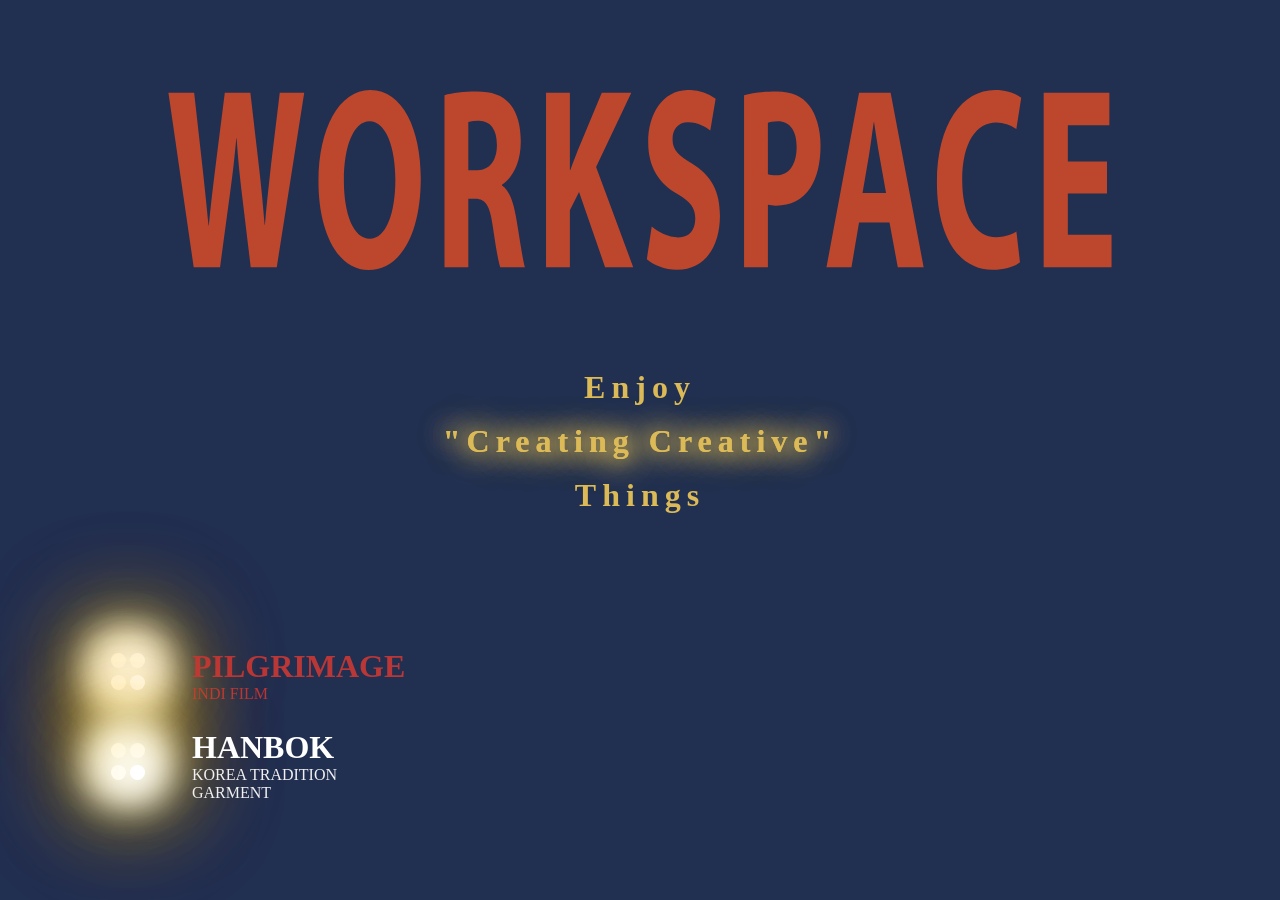
<file: index.html>
<!DOCTYPE html>
<html lang="en">

<head>
  <meta charset="UTF-8">
  <meta http-equiv="X-UA-Compatible" content="IE=edge">
  <meta name="viewport" content="width=device-width, initial-scale=1.0">
  <link rel="stylesheet" href="/css/indexCss.css">
  <title>Document</title>
</head>

<body>
  <div id="root">

    <div id="title">
      <img src="/image/landingPage/Untitled-1.svg" style="width: 80vw; height :20vh;" alt="">
    </div>

    <div id="subTitle">
      <p>Enjoy</p>
      <p>"Creating Creative"</p>
      <p>"Creating Creative"</p>
      <p>Things</p>
    </div>

    <div id="footer">
      <div>
        <div id="pilgrimageBox">
          <div>
            <div id="lightGroup">
              <div>
                <div></div>
                <div></div>
              </div>
              <div>
                <div></div>
                <div></div>
              </div>
            </div>
          </div>
          <div>
            <a href="http://127.0.0.1:5500/pilgrimage.html" style="text-decoration : none; color: #BA3737;">
              <p>PILGRIMAGE</p>
            </a>
            <p>INDI FILM</p>
          </div>
        </div>
        <div id="hanbokBox">
          <div>
            <div id="lightGroup_hanbok">
              <div>
                <div></div>
                <div></div>
              </div>
              <div>
                <div></div>
                <div></div>
              </div>
            </div>
          </div>
          <div>
            <a href="http://127.0.0.1:5500/hanbok.html" style="text-decoration : none; color: #fff;">
              <p>HANBOK</p>
            </a>
            <p>KOREA TRADITION GARMENT</p>
          </div>
        </div>
      </div>
    </div>
  </div>
</body>

</html>
</file>
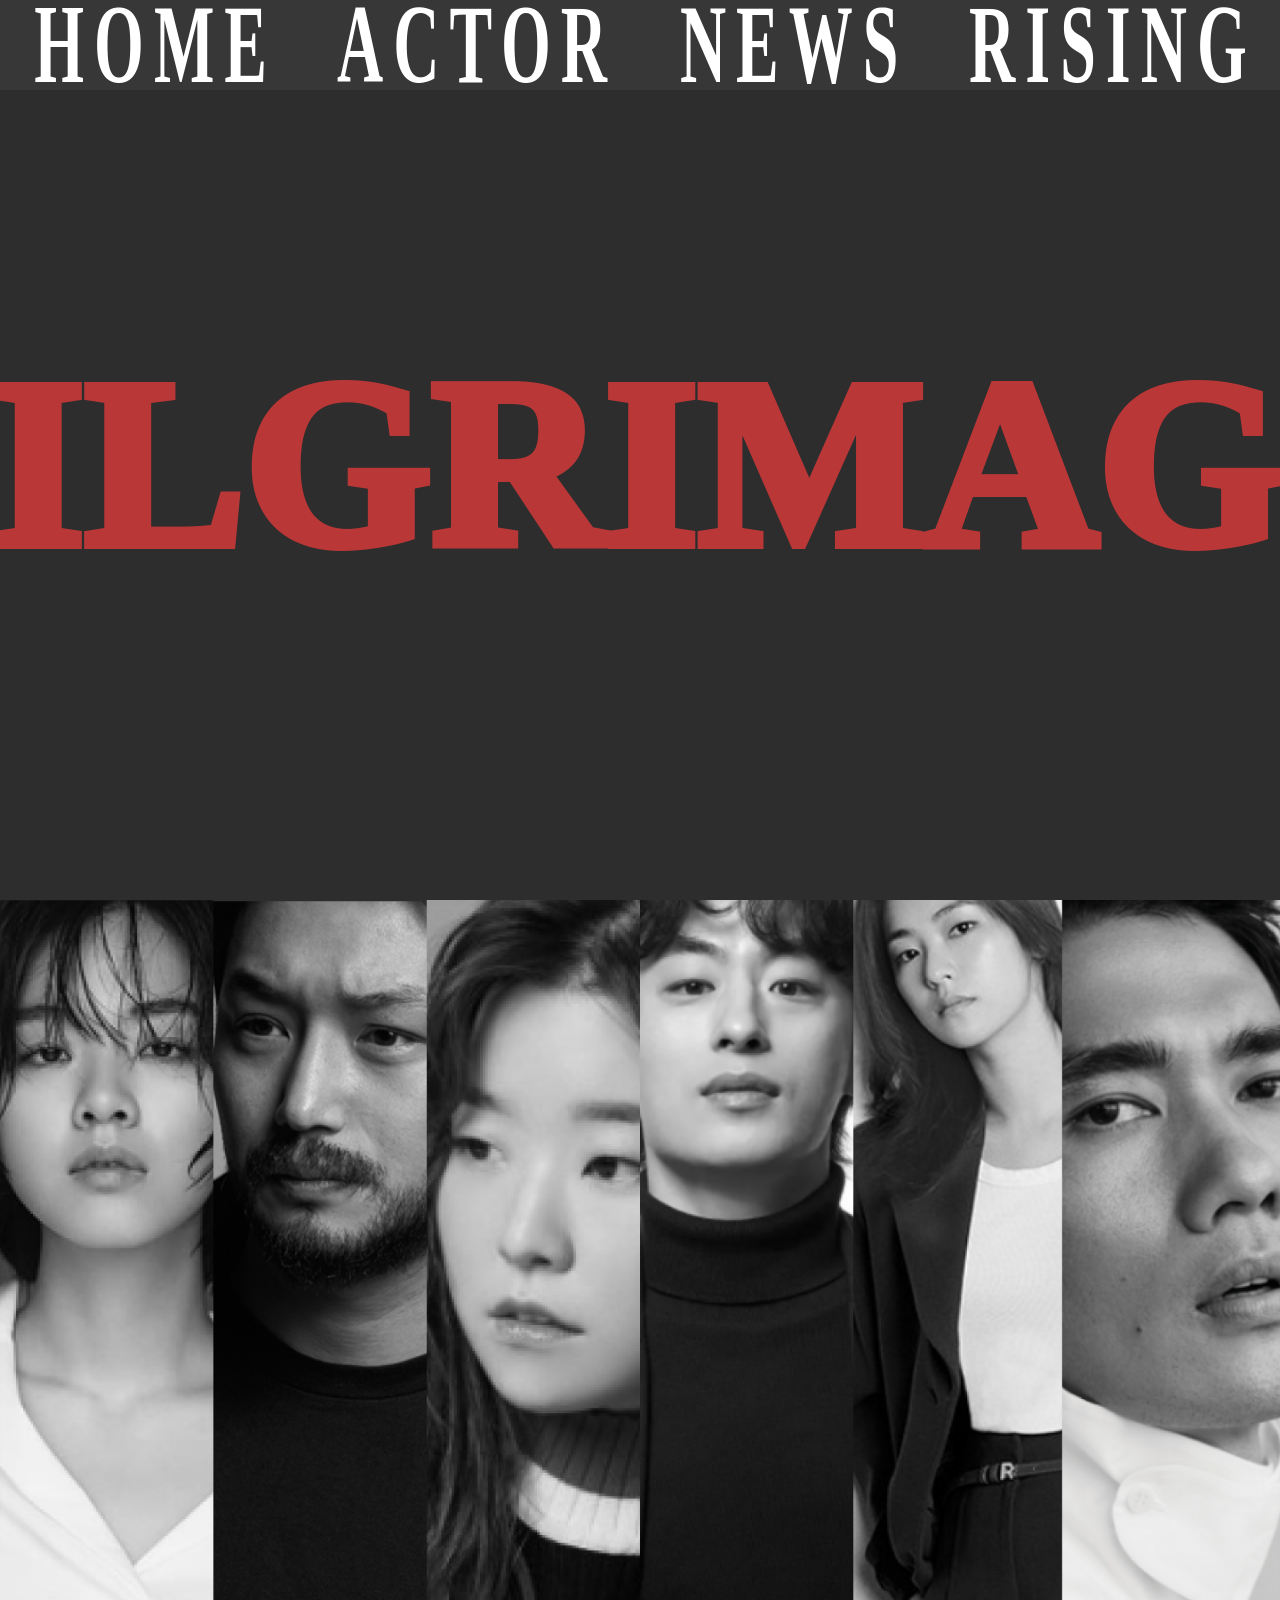
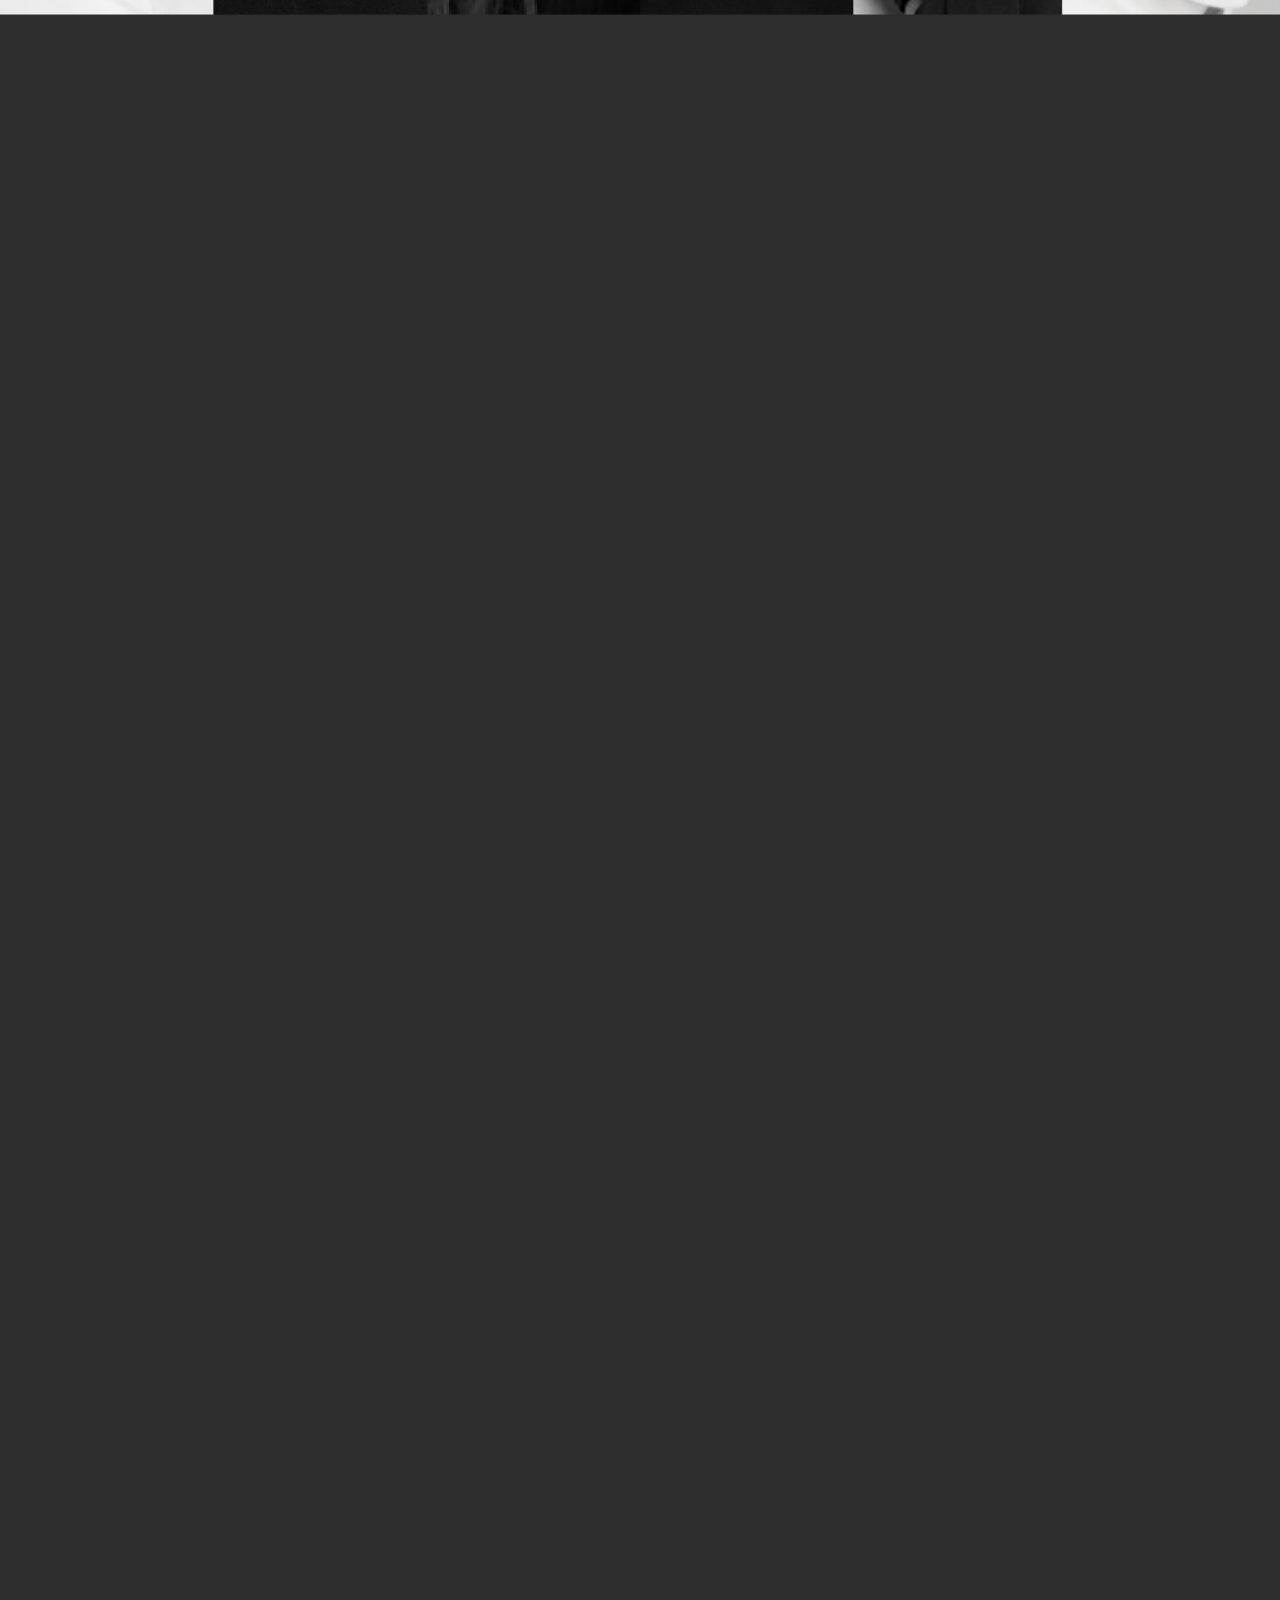
<file: pilgrimage.html>
<!DOCTYPE html>
<html lang="en">

<head>
  <meta charset="UTF-8">
  <meta http-equiv="X-UA-Compatible" content="IE=edge">
  <meta name="viewport" content="width=device-width, initial-scale=1.0">
  <link rel="stylesheet" href="/css/pilgrimagePgae/pilgrimagePage.css">
  <title>Document</title>
</head>

<body>
  <div id="main">
    <div>
      <span id="titleText">PILGRIMAGE</span>
    </div>

    <nav>
      <ul>
        <a href="http://127.0.0.1:5500/index.html"
          style="color: #fff; font-size: 2rem; font-weight: 800; letter-spacing: 5px; text-decoration: none; transform: scale(2, 3.5);">
          <li>HOME</li>
        </a>
        <a href="#pilgrimage_main"
          style="color: #fff; font-size: 2rem; font-weight: 800; letter-spacing: 5px; text-decoration: none; transform: scale(2, 3.5);">
          <li>ACTOR</li>
        </a>
        <a href="#newContainer"
          style="color: #fff; font-size: 2rem; font-weight: 800; letter-spacing: 5px; text-decoration: none; transform: scale(2, 3.5);">
          <li>NEWS</li>
        </a>
        <a href="#pilgrimage_rising"
          style="color: #fff; font-size: 2rem; font-weight: 800; letter-spacing: 5px; text-decoration: none; transform: scale(2, 3.5);">
          <li>RISING</li>
        </a>
      </ul>
    </nav>
  </div>

  <div id="background">
    <div id="pilgrimage_main">
      <img src="/image/pilgrimagePage/actors.svg">

    </div>

    <div id="actorTextBox" class="container">
      <div>
        <span>ACTOR</span>
      </div>
      <div>
        <span>LEE JOOYOUNG</span>
        <span>BYUN YOHAN</span>
        <span>LEE MINJI</span>
        <span>GU GYOHWAN</span>
        <span>JEON YEOBIN</span>
        <span>UM TAEGU</span>
      </div>
    </div>

    <div id="pilgrimage_pageTwo">
      <div>
        <div id="imageBox" class="container">
          <img src="/image/pilgrimagePage/pilgrimage_pageTwo_mobile1.svg" alt="">
          <img src="/image/pilgrimagePage/pilgrimage_pageTwo_mobile2.svg" alt="">
        </div>
        <div id="imageDescription" class="container">
          <p>
            Pilgrimage의 사전적 의미는 성지순례라는 뜻으로 인터넷에서 미래를 정확하게 예측한 게시물이나 성공할 줄 몰랐으나 예상을 깨고 큰 성공을 거둔 인물 또는 무언가를 다시 찾아보는 의미로도
            쓰입니다.
            위의 의미로 독립영화에서부터 커리어를 쌓고 주목을 받아 지금의 네임벨류를 얻은 배우들의 필모그래피를 따라 국내외 영화제에서 주목을 받았지만 대중들에게 잘 알려지지 않은 독립영화들을 소개합니다.
            Filgrimage는 독립영화가 낯선 사용자들의 진입장벽을 낮추기 위해 독립영화에서부터 차근차근 커리어를 쌓으며 주목을 받아 현재의 네임벨류를 얻게된 배우들의 필모그래피를 중심으로 소개해서
            스타들의 과거 색다른 모습을 소개하며 사용자의 흥미를 이끌어 냅니다. 독립영화는 세련되거나 화려하지 않습니다 오히려 투박하고 B급스러운 연출과 씬들이 많습니다. 그래서 독립영화를 소개하는
            페이지들도 독립영화스러웠으면 좋겠다는 생각을 했습니다. 무엇보다 영화를 소개하는 페이지인 만큼 영화와 배우에게 초점이 맞춰져야 했습니다. 화려한 색감이나 디자인으로 시선을 분산시킨다면 사이트의
            본래 목적을 해치게 될 수 있기 때문에 영화관 같은 분위기를 내면서 이미지와 영상에 자연스럽게 집중할 수 있는 흑백을 주조색으로 정했습니다.
          </p>
        </div>
      </div>
    </div>


    <span id="indiText" class="container">INDIPENDENT FILM</span>

    <div id="newsText" class="container">
      <span>NEWS</span>
    </div>

    <div id="newContainer">
      <div class="container">
        <div>
          <p>Actor of the Year</p>
        </div>
        <div>
          <p>Aloners,2021 invited to the Otawa international Filme festival</p>
        </div>
        <div>
          <p>The apartment with Two women in Berlin</p>
        </div>
      </div>

      <div class="container">
        <div>
          <div>
            <div>
              <img src="/image/pilgrimagePage/newScreen1.svg" style="width: 15vw; border: 1px solid rgb(107, 107, 107);"
                alt="">
            </div>
            <div>
              <img src="/image/pilgrimagePage/newScreen2.svg" style="width: 15vw; border: 1px solid rgb(107, 107, 107);"
                alt="">
            </div>
          </div>

          <div>
            <div>
              <span>
                지금 주목받고 있는 독립영화와 제작되고 있는 영화 등 다양한 독립, 단편 영화 뉴스를 볼 수 있습니다. 그리고 국내 다양한 영화제 소식부터 개봉을 앞둔 볼만한 영화들의 정보를 제공합니다.
                알려지지 않았지만 해외에서 주목을 받은 독립영화들이 많이 있습니다. 작년 한 해에도 '혼자 사는 사람들', '같은 속옷을 입는 두 여자' 등의 작품이 베를린 국제 영화제, 토리노 국제
                영화제에서 상영되며 좋은 성적을 거두었습니다. 하지만 독립영화의 특성상 잘 알려지지 않고 홍보가 되지 않아 일반 대중들에게 많이 알려지지 않았습니다. NEWS페이지에서 이런 영화들을 다시
                한 번 재조명하여 더 많은 사람들에게 좋은 국내 독립영화를 홍보하는 효과를 기대할 수 있습니다.
              </span>
            </div>
          </div>
        </div>

        <div>
          <div>
            <div>

              <img src="/image/pilgrimagePage/newScreenDesktop.svg"
                style="width: 46vw; border: 1px solid rgb(107, 107, 107)" alt="">
            </div>
          </div>

          <div>

          </div>
        </div>
      </div>
    </div>



    <div>
      <div class="container">
        <span>RISING</span>
      </div>
    </div>

    <div id="pilgrimage_rising">
      <div class="container">
        <div>

          <img src="/image/pilgrimagePage/risingScreen1.svg" style="width: 20vw; " alt="">
        </div>
        <div>

          <img src="/image/pilgrimagePage/risingScreen2.svg" style="width: 20vw; border: 1px solid rgb(107, 107, 107)"
            alt="">
        </div>
        <div>

          <img src="/image/pilgrimagePage/risingScreen3.svg" style="width: 20vw; border: 1px solid rgb(107, 107, 107)"
            alt="">
        </div>
      </div>
      <div class="container">
        <div>
          <div>
            <div class="ul">
              <div class="item">
                <img src="/image/pilgrimagePage/risingscreen_desktop1.svg" style="width: 40vw; border: 1px solid #fff;"
                  alt="">
              </div>

              <div class="item">
                <img src="/image/pilgrimagePage/risingscreen_desktop2.svg" style="width: 40vw; border: 1px solid #fff;"
                  alt="">
              </div>

              <div class="item">
                <img src="/image/pilgrimagePage/risingscreen_desktop3.svg" style="width: 40vw; border: 1px solid #fff;"
                  alt="">
              </div>
            </div>

            <div>
              <div>
                <div>
                  <span id="next">next ></span>
                </div>
                <div>
                  <span id="prev">
                    < prev</span>
                  </div>
                </div>
              </div> 
            </div>
          </div>
        <div>
          <div>
            <span>
              DESKTOP
            </span>
          </div>


          <div>
            <span>
              독립영화의 새로운 주역
            </span>
          </div>
          <div>
            <span>
              국내외 영화제에서 주목을 받은 작품 속 배우들, 탁월한 연기력을 인정받아 배우 개인으로서 수상한 배우들을 소개하며 차세대 한국영화를 이끌어 갈 배우들을
              FILGRIMAGE_RISING을 통해 미리 만나볼 수 있습니다. 신인, 기성배우들 중 오랜 무명배우의 시간을 거치며 내공을 쌓아온 배우들이 많이 있습니다. 이름은
              알려지지 않았지만 그 실력만큼은 누구 못지않게 훌륭한 RISING배우들을 선정해 필모그래피를 살펴보고, 초창기 출연작부터 최근 주목받은 작품까지 사용자가 한 눈에 볼 수
              있습니다. 또한 이들의 작품들을 볼 수 있는 사이트, 플랫폼으로 연결시켜 독립영화에 대한 사용자의 접근성을 높여주고 사이트의 이름에 맞게 언젠가 이 배우들이 더욱
              성장하여 지금보다 높은 네임벨류를 얻게 되었을 때 이 페이지는 말 그대로 성지가 될 것입니다.
              </span>
            </div>
          </div>
        </div>
      </div>
    </div>
          <script src="./javascript/indexScript.js" type="module"></script>
</body>

</html>
</file>
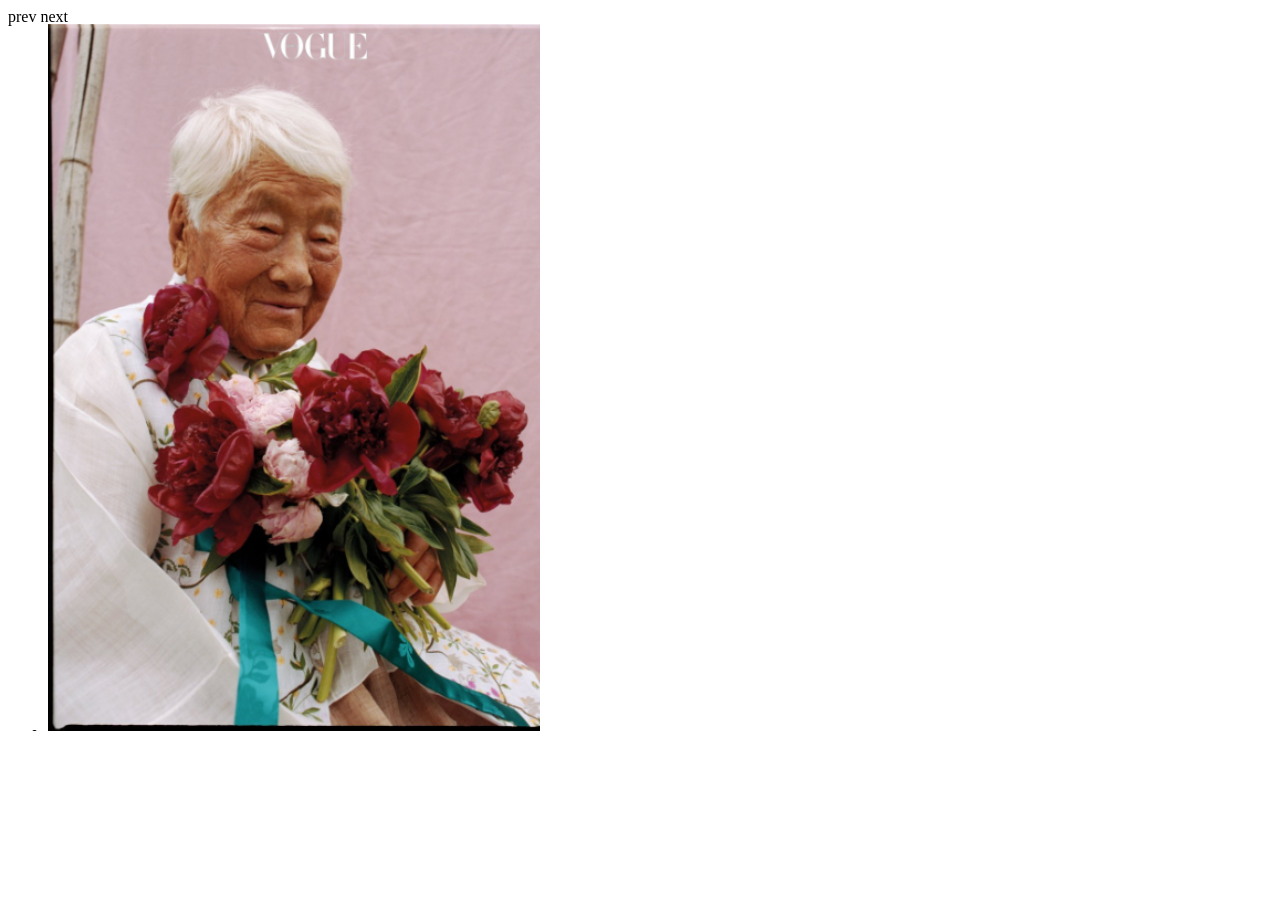
<file: test/hanbok_legacy_mainPage_slide.html>
<!DOCTYPE html>
<html lang="en">
<head>
  <meta charset="UTF-8">
  <meta http-equiv="X-UA-Compatible" content="IE=edge">
  <meta name="viewport" content="width=device-width, initial-scale=1.0">
  <title>Document</title>
  <style>
    #container{
      width: 532px;
      height: 723px;
      position: relative;
      /* margin : 50px; */
      overflow: hidden;
      
    }
    .slide{
      position: absolute;
      left: 0;
      top: 0;
      width: 2500px;
      transition: 0.5 ease-out;
      display: flex;
    }

    .slide>li{
      width: 532px;
      height: 723px;
      margin-right: 50px;
    }
  </style>
</head>
<body>
  <div id="container">
    <ul class="slide">
      <li><img src="../image/hanbok/hanbok_legacy/lega_main1.svg" alt=""></li>
      <li><img src="../image/hanbok/hanbok_legacy/lega_main2.svg" alt=""></li>
      <li><img src="../image/hanbok/hanbok_legacy/lega_main3.svg" alt=""></li>
      <li><img src="../image/hanbok/hanbok_legacy/lega_main4.svg" alt=""></li>
      <li><img src="../image/hanbok/hanbok_legacy/lega_main5.svg" alt=""></li>
      <li><img src="../image/hanbok/hanbok_legacy/lega_main6.svg" alt=""></li>
    </ul>

    <span class="prev">prev</span>
    <span class="next">next</span>

  </div>

  <script src="./hanbok_legacy_mainPage_slide.js"></script>
</body>
</html>
</file>
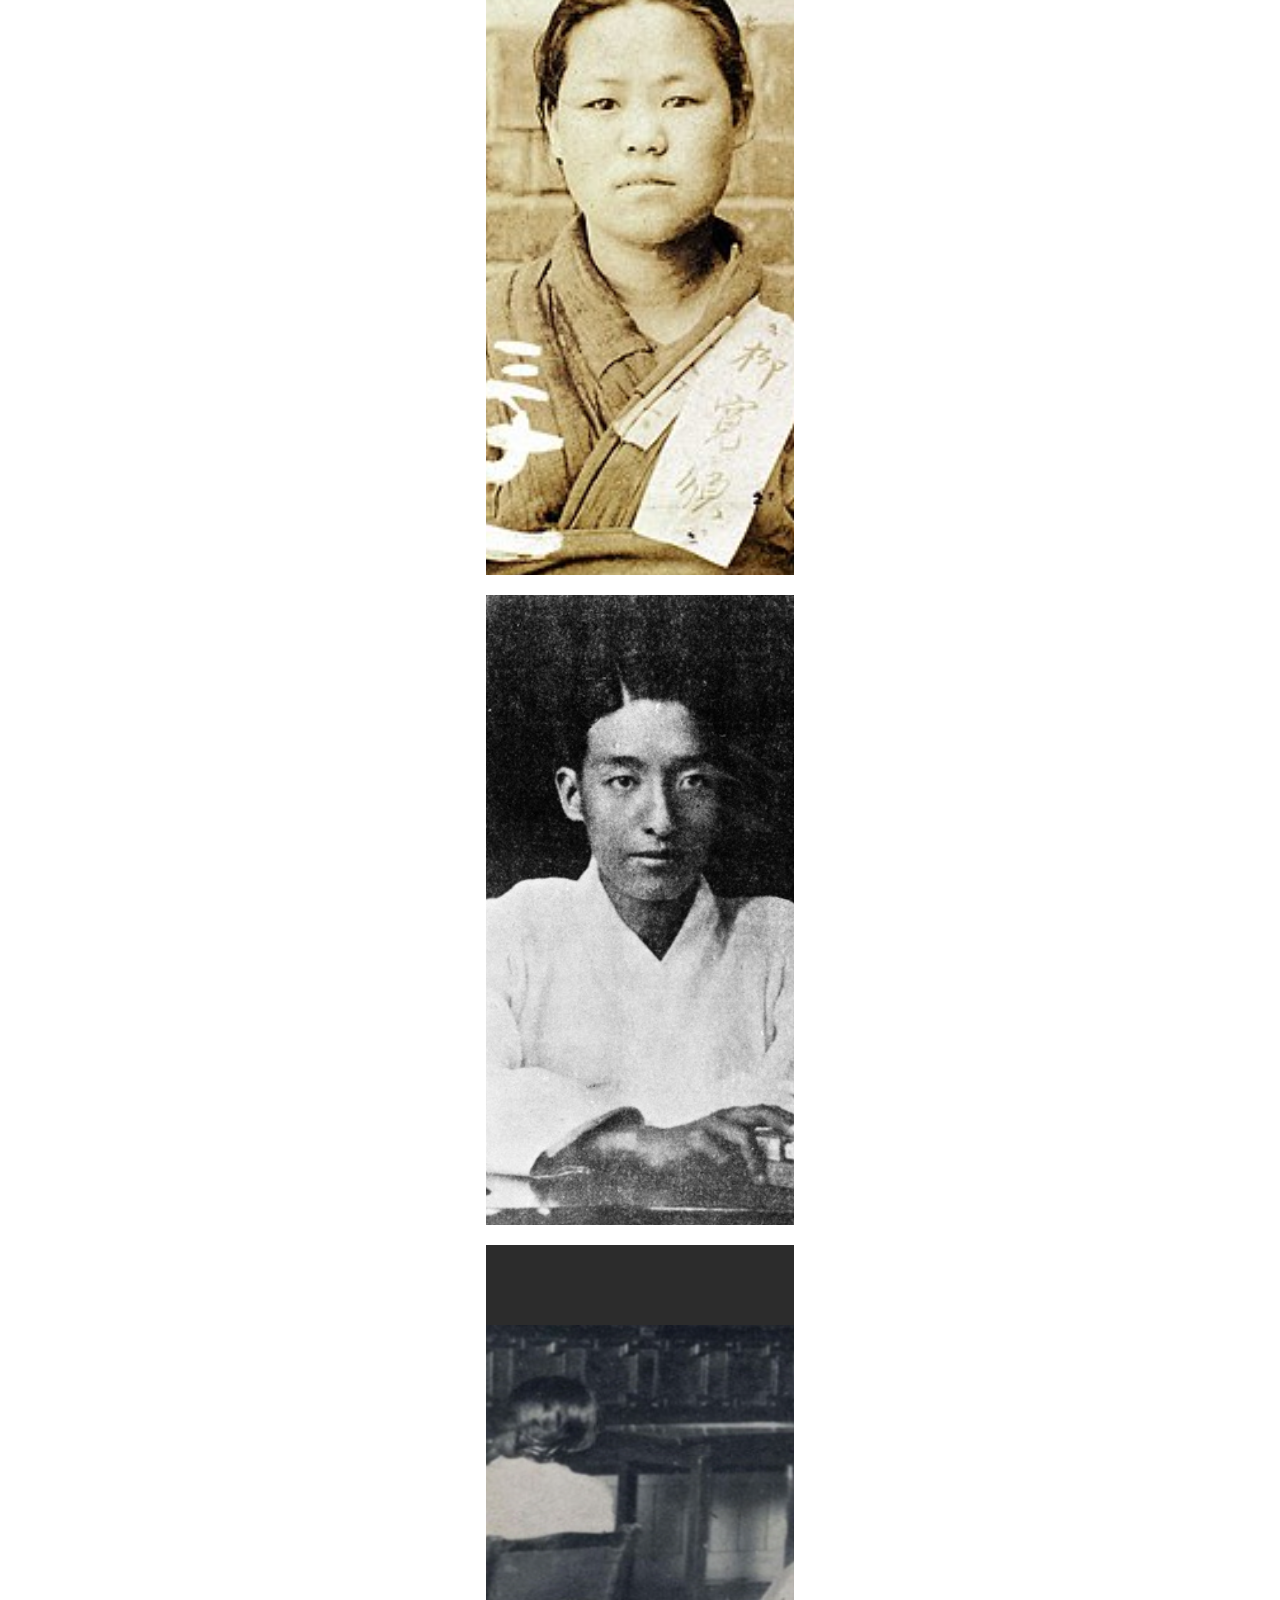
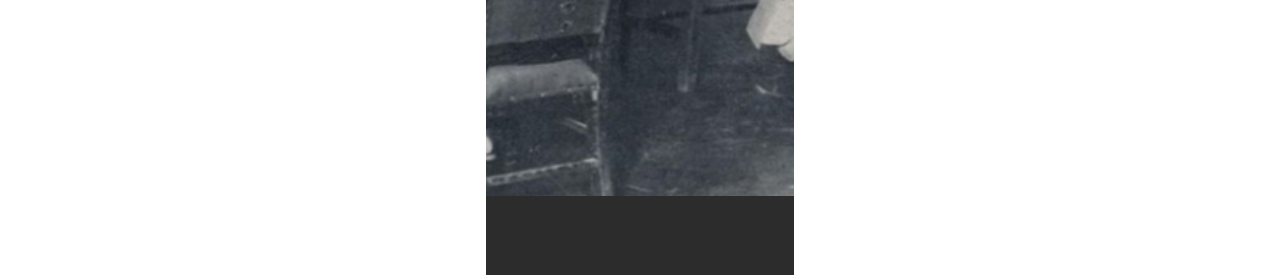
<file: functions/hanbok_legacy_mouseoverEvent/hanbok_legacy_mouseoverEvent.html>
<!DOCTYPE html>
<html lang="en">

<head>
  <meta charset="UTF-8">
  <meta http-equiv="X-UA-Compatible" content="IE=edge">
  <meta name="viewport" content="width=device-width, initial-scale=1.0">
  <title>Document</title>
  <style>
    * {
      margin: 0;
      padding: 0;
      box-sizing: border-box;
    }

    .text {
      position: absolute;
      bottom: -8vh;
      display: flex;
      flex-direction: column;
      top: 50vh;
      color: #fff;
      mix-blend-mode: difference;
      opacity: 0;
    }

    #root {
      width: 100vw;
      height: 200vh;
      background-color: #fff;
      display: flex;
      justify-content: center;
      align-items: center;
      flex-direction: column;
      font-size: 3rem;
    }

    .container {
      margin-top: 20px;
      width: 24vw;
      height: 70vh;
      background-color: rgb(146, 146, 146);
      display: flex;
      flex-direction: column;
      justify-content: center;
      align-items: center;
    }

    .frame {
      width: 24vw;
      height: 70vh;
      background-color: rgb(44, 44, 44);
      display: flex;
      flex-direction: column;
      justify-content: center;
      align-items: center;
      position: relative;
      overflow: hidden;
    }
  </style>
</head>

<body>
  <div id="root">

    <div class="container">
      <div class="frame">
        <img src="/image/hanbok/hanbok_legacy/yugwansun.svg" id="photo">
      </div>
      <div>
        <span class="text" id="nameText">Yu Gwansun</span>
      </div>
    </div>

    <div class="container">
      <div class="frame">
        <img src="/image/hanbok/hanbok_legacy/parkjaehyeok.svg" id="photo">
      </div>
      <div>
        <span class="text" id="nameText">Yu Gwansun</span>
      </div>
    </div>
    
    <div class="container">
      <div class="frame">
        <img src="/image/hanbok/hanbok_legacy/parkyeol.svg" id="photo">
      </div>
      <div>
        <span class="text" id="nameText">Yu Gwansun</span>
      </div>
    </div>
  </div>

  <script src="./hanbok_legacy_mouseoverEvent.js"></script>
</body>

</html>
</file>
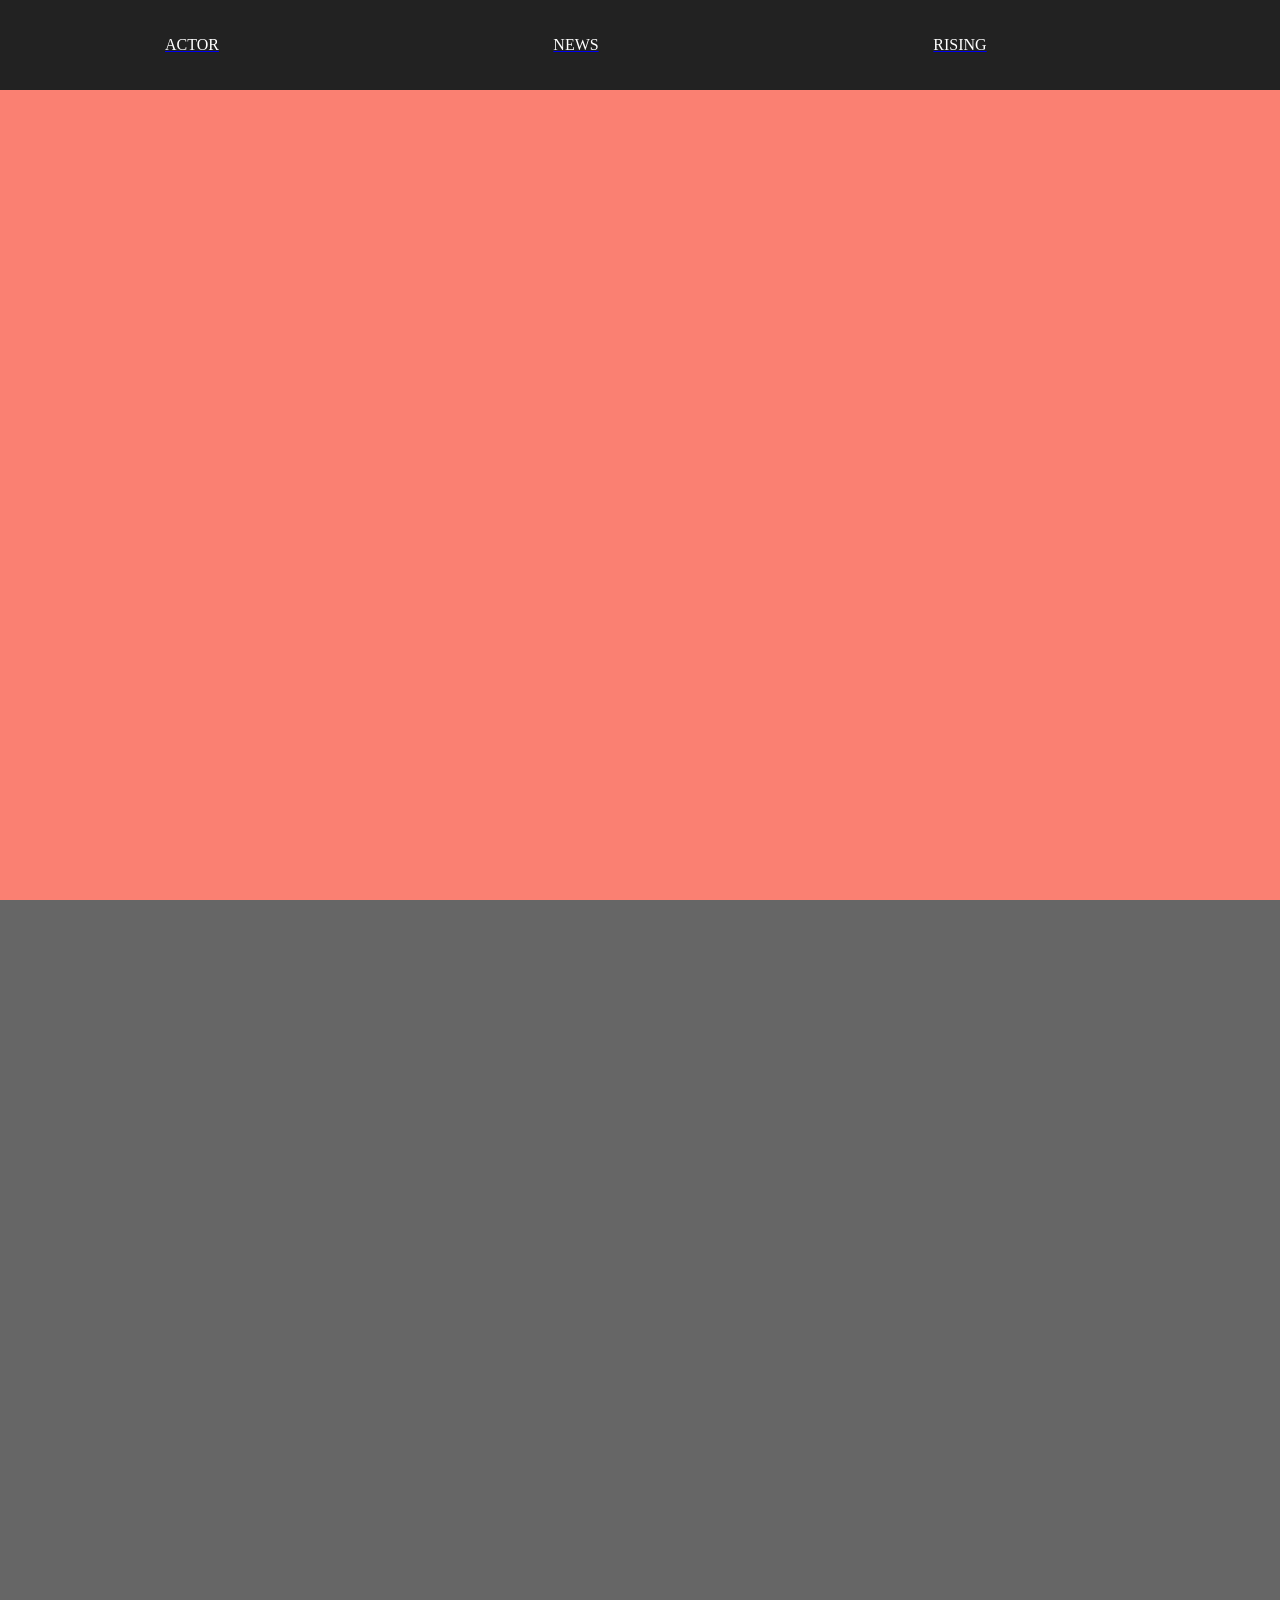
<file: functions/pilgrimage-navigation-function/navi.html>
<!DOCTYPE html>
<html lang="en">
<head>
  <meta charset="UTF-8">
  <meta http-equiv="X-UA-Compatible" content="IE=edge">
  <meta name="viewport" content="width=device-width, initial-scale=1.0">
  <title>Document</title>
  <style>
    *{margin: 0; padding: 0; box-sizing: border-box;}

  </style>
</head>
<body>
  <div id="root"></div>


  <script>
    const root = document.getElementById('root');

    root.style.width = '100vw';
    root.style.height = '350vh';
    root.style.backgroundColor = '#ccc'

    root.innerHTML =  `

    <ul>
      <a href = '#sectionOne'>
        <li>ACTOR</li>
      </a>
      <a href = '#sectionTwo'>
      <li>NEWS</li>
    </a>
      <a href = '#sectionThree'>
      <li>RISING</li>
    </a>

    </ul>

    <div>
      <span></span>
    </div>
    <div></div>
    <div></div>
`
    const ul = document.querySelector('ul');
    const li = document.querySelectorAll('li');
    ul.style.width = '100vw';
    ul.style.height = '10vh';
    ul.style.backgroundColor = '#222';
    ul.style.display = 'flex'
    ul.style.position = 'fixed'

    const item = Array.from(li);
    // console.log(Array.isArray(item));
    
    
    item.forEach(function(elem){
      elem.style.color = '#fff';
      elem.style.width = '30vw';
      elem.style.height = '10vh';
      elem.style.display = 'flex';
      elem.style.justifyContent = 'center';
      elem.style.alignItems = 'center';
    });



    const div = document.querySelectorAll('div');
    // console.log(div);
    div[1].id = 'sectionOne';
    div[2].id = 'sectionTwo';
    div[3].id = 'sectionThree';

    div[1].style.width = '100vw';
    div[1].style.height = '100vh';
    div[1].style.backgroundColor = 'salmon';
    
    div[2].style.width = '100vw';
    div[2].style.height = '100vh';
    div[2].style.backgroundColor = '#666';

    div[3].style.width = '100vw';
    div[3].style.height = '100vh';
    div[3].style.backgroundColor = '#lightblue';


    document.querySelectorAll('a[href^="#"]').forEach(anchor => {
    anchor.addEventListener('click', function (e) {
      e.preventDefault();
      document.querySelector(this.getAttribute('href')).scrollIntoView({
          behavior: 'smooth'
      }); 
  });
});
const sectionOne = document.getElementById('sectionOne');
const sectionTwo = document.getElementById('sectionTwo');
const sectionThree = document.getElementById('sectionThree');

// console.log(sectionOne);

sectionTwo.style.display = 'flex';
sectionTwo.style.justifyContent ='center';
sectionTwo.style.alignItems ='center';
sectionThree.style.display = 'flex';
sectionThree.style.justifyContent ='center';
sectionThree.style.alignItems ='center';

const span = document.querySelector('span');

span.style.fontSize = '3rem';
span.style.position = 'fixed';
span.style.top = '20vh';

// ----------------------스크롤에 따른 엘리먼트 생성---------------------------------------------------------------

// let posY = window.pageYOffset;

// const screenOne = document.createElement('div');


// screenOne.style.width = '20vw';
// screenOne.style.height = '20vh';
// screenOne.style.backgroundColor = 'black';
// screenOne.style.transition = '1s';





// window.addEventListener('wheel', (e)=>{
// console.log(e);

//   span.textContent = window.pageYOffset;
// if(posY <= 0){
//   posY = 0
// }
// if(posY >= 2400){
//   posY = 2400
// }
//   // if(e.deltaY > 0 && posY >= 500){
//   //   sectionTwo.appendChild(screenOne);
//   // }
// })



// window.addEventListener('wheel', ()=>{
//   if(e.deltaY > 0 && window.pageYOffset >= 500){
//     sectionTwo.appendChild(screenOne);
//   }
// })


  </script>
</body>
</html>
</file>
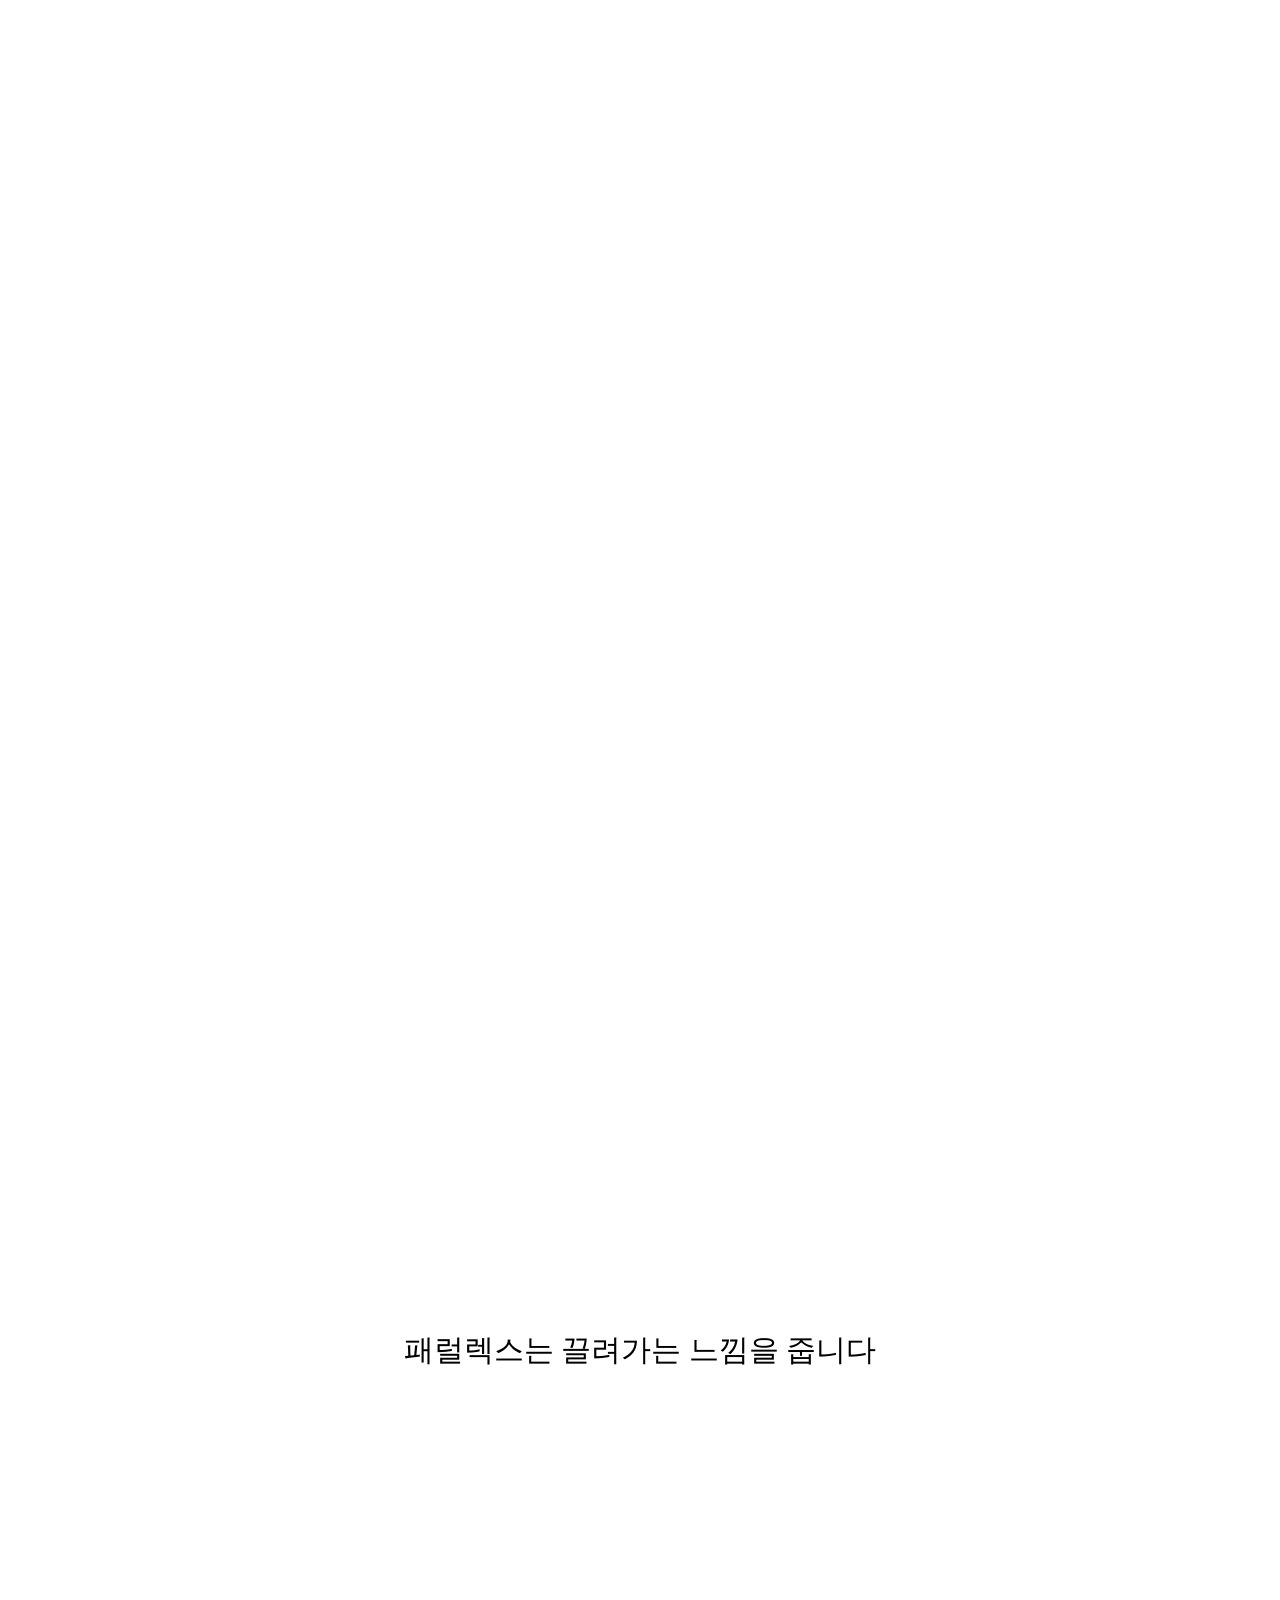
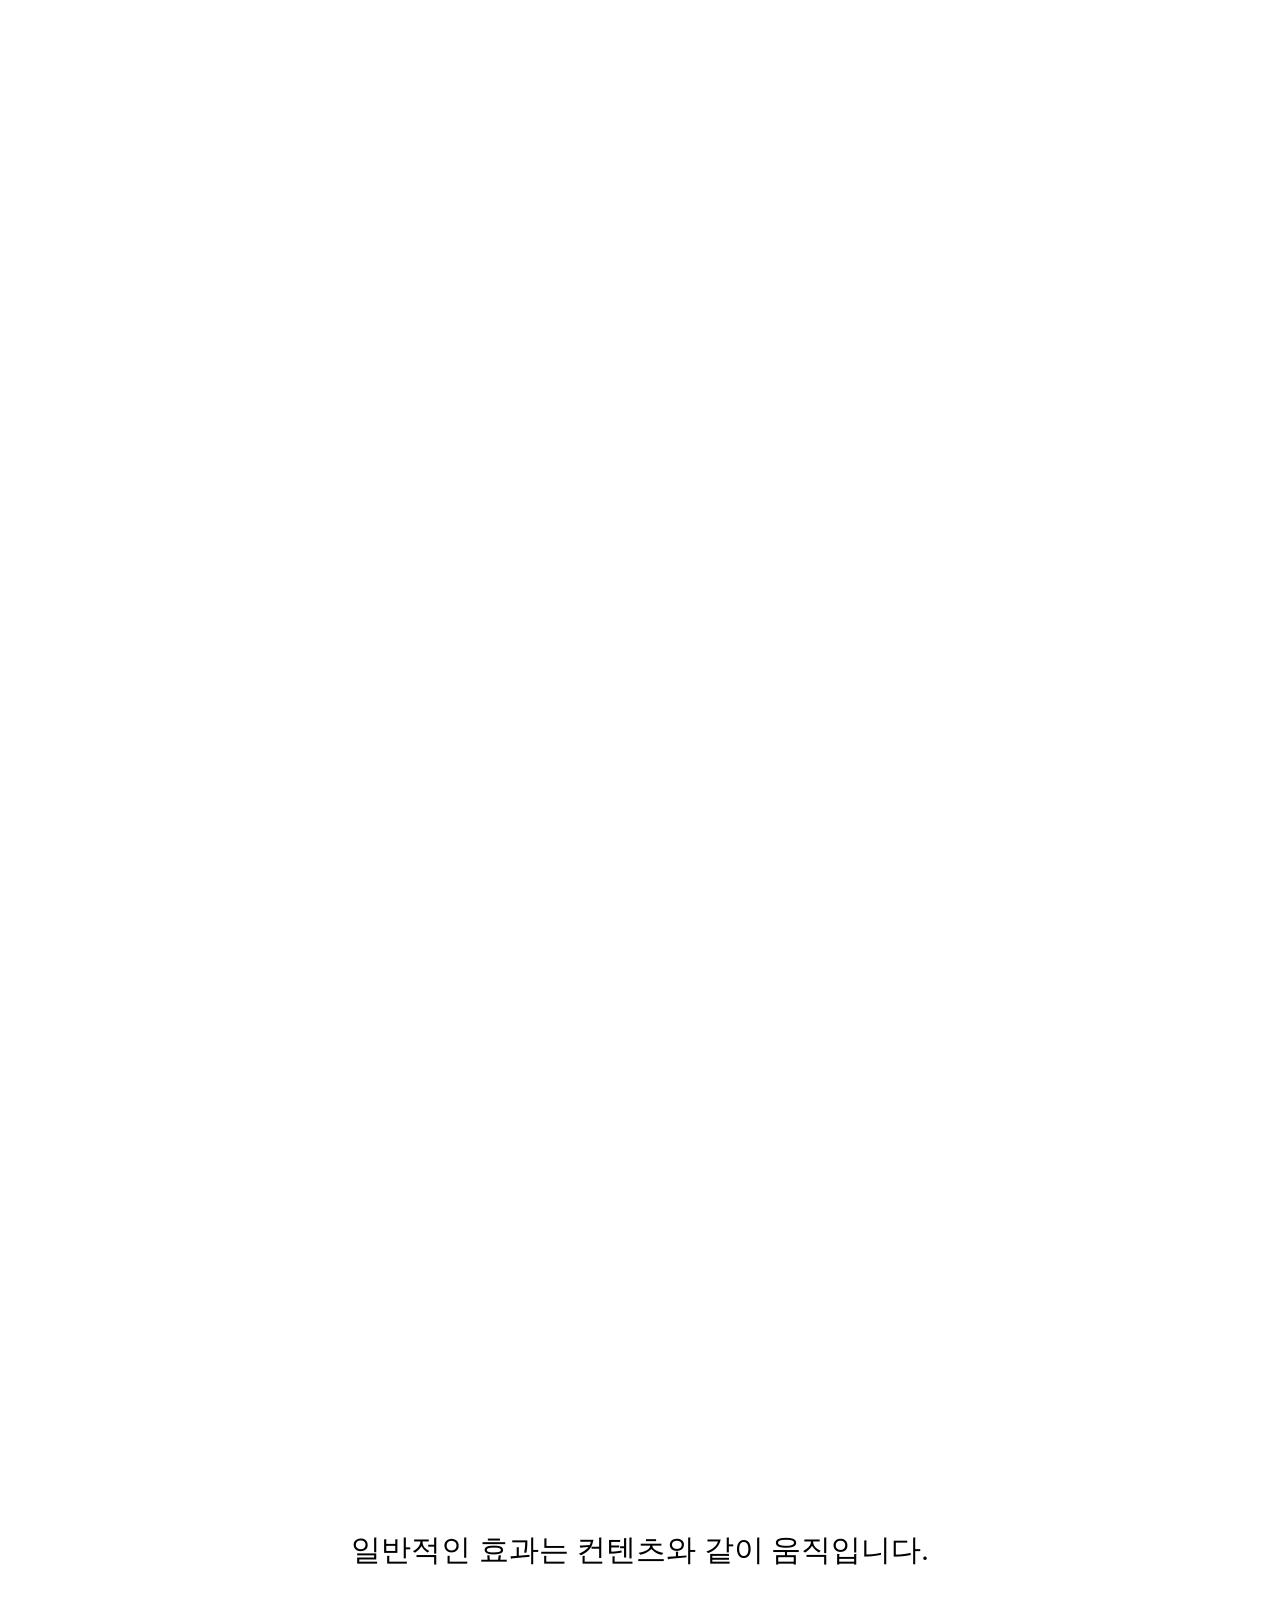
<file: functions/pilgrimage-navigation-function/parallax-example.html>
<!DOCTYPE html>
<html lang="en">
<head>
  <meta charset="UTF-8">
  <meta http-equiv="X-UA-Compatible" content="IE=edge">
  <meta name="viewport" content="width=device-width, initial-scale=1.0">
  <title>Document</title>
  <style>
    *{
  margin : 0;
  padding : 0;
}
div{
  height : 100vh;
  width : 100%;
}
h1{
  text-align : center;
  line-height : 100vh;
  color : white;
  font-size : 70px;
}

p{
  text-align : center;
  line-height : 100vh;
  font-size : 30px;
}
div:nth-child(1){
  background : url('https://images.unsplash.com/photo-1616520836152-09d130550cfd?ixid=MXwxMjA3fDB8MHxwaG90by1wYWdlfHx8fGVufDB8fHw%3D&ixlib=rb-1.2.1&auto=format&fit=crop&w=1350&q=80') no-repeat center;
  background-size : cover;
  background-attachment : fixed;
}

div:nth-child(3){
  background : url('https://images.unsplash.com/photo-1616520836152-09d130550cfd?ixid=MXwxMjA3fDB8MHxwaG90by1wYWdlfHx8fGVufDB8fHw%3D&ixlib=rb-1.2.1&auto=format&fit=crop&w=1350&q=80') no-repeat center;
  background-size : cover;
}
  </style>
</head>
<body>
  <div>
    <h1>Parallax Effect</h1>
  </div>
  <div>
    <p>패럴렉스는 끌려가는 느낌을 줍니다</p>
  </div>
  <div>
    <h1>Normal</h1>
  </div>
  <div>
    <p>일반적인 효과는 컨텐츠와 같이 움직입니다.</p>
  </div>
</body>
</html>
</file>
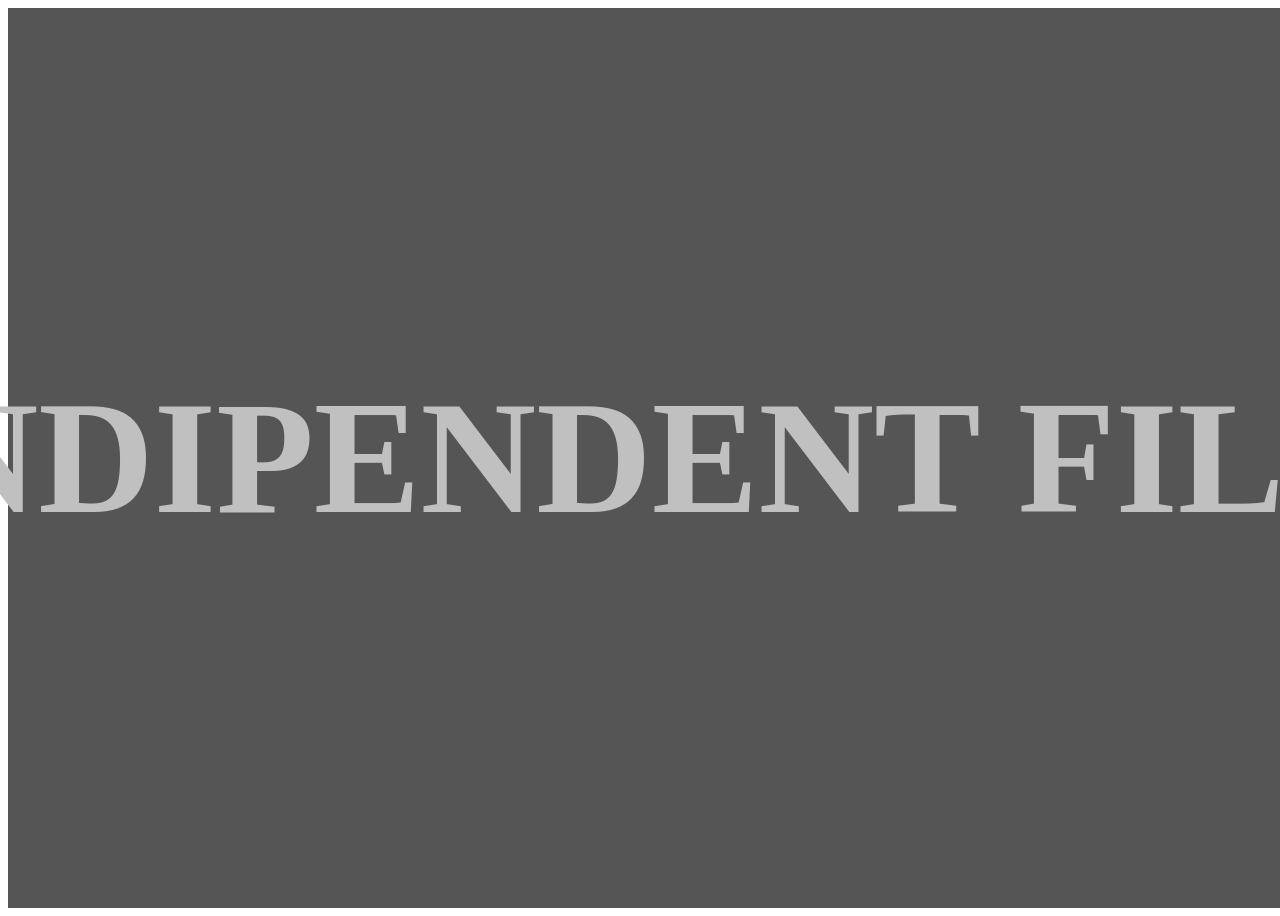
<file: functions/pilgrimage-navigation-function/textFilling.html>
<!DOCTYPE html>
<html lang="en">
<head>
  <meta charset="UTF-8">
  <meta http-equiv="X-UA-Compatible" content="IE=edge">
  <meta name="viewport" content="width=device-width, initial-scale=1.0">
  <title>Document</title>
  <style>
    #root{
      width: 100vw;
      height: 100vh;
      background-color: #555;
      display: flex;
      justify-content: center;
      align-items: center;

      font-size: 5rem;
    }

    h1{
      color: silver;
      position: relative;
      white-space: nowrap;

    }

    h1:before{
      content: attr(data-text);
      position: absolute;
      left: 0;
      top: 0;
      color: #3498db;
      width: 0;
      overflow: hidden;
      white-space: nowrap;
      transition : 0.2s ease-in;
    }

    h1:hover:before{
      width: 100%;

    }

  </style>

</head>
<body>
  <div id="root">
    <h1 data-text="INDIPENDENT FILM">INDIPENDENT FILM</h1>
  </div>

  <script>



  </script>
</body>
</html>
</file>
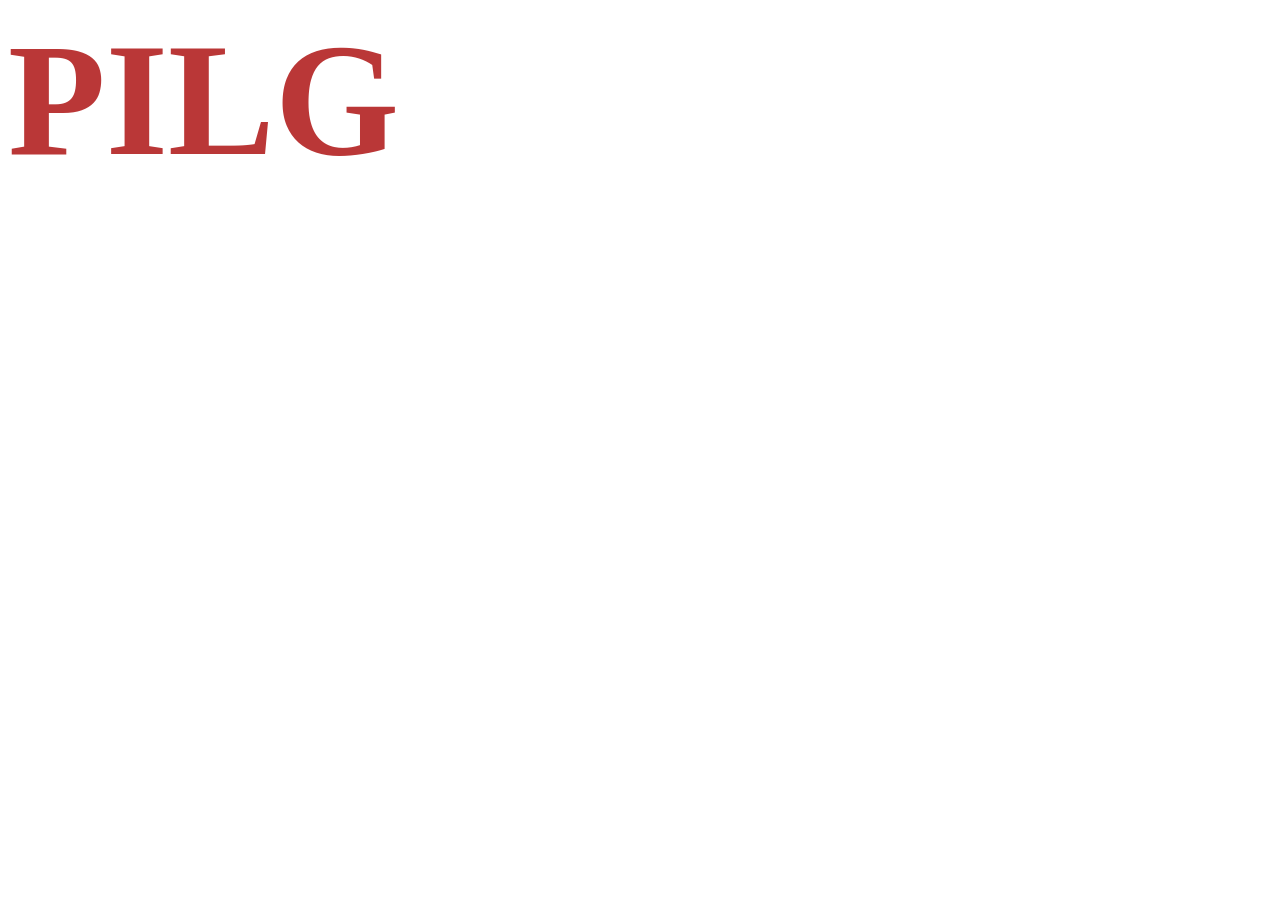
<file: functions/titleText-fadein/titleText-fadein.html>
<!DOCTYPE html>
<html lang="en">
<head>
  <meta charset="UTF-8">
  <meta http-equiv="X-UA-Compatible" content="IE=edge">
  <meta name="viewport" content="width=device-width, initial-scale=1.0">
  <title>Document</title>
<style>

span.fade {
  opacity: 1;
  transition: 0.7s ease-in-out;
  color: #BA3737;
}

#root{
    width: 100vw;
    height: 100vh;
  }

  #titleText{
    font-size: 10rem;
    font-weight: 700;
    color: #fff;
  }

</style>
</head>
<body>
  <div id="root">
    <span id="titleText">PILGRIMAGE</span>
  </div>

  <script src="/functions/titleText-fadein/titleText-fadein.js"></script>
</body>
</html>
</file>
<file: css/indexCss.css>
@import url(/css/landingPage/landingPage.css);
</file>
<file: css/pilgrimagePgae/pilgrimagePage.css>
* {
  margin: 0;
  padding: 0;
  box-sizing: border-box;
}

body {
  overflow-x: hidden;
}

#main {
  width: 100vw;
  background-color: #2D2D2D;
  overflow: hidden;
  position: relative;
  z-index: 101;
  background-attachment: fixed;
}
#main > div:nth-child(1) {
  height: 100vh;
  display: flex;
  justify-content: center;
  align-items: center;
}
#main > div:nth-child(1) > h1 {
  letter-spacing: 4px;
  transform: scale(6, 11);
  color: #BA3737;
}
#main nav {
  width: 100vw;
  height: 10vh;
  display: flex;
  justify-content: space-around;
  align-items: center;
  background-color: #2D2D2D;
  position: fixed;
  top: 0;
  z-index: 100;
}
#main nav > ul {
  width: 100vw;
  height: 10vh;
  background-color: #373737;
  display: flex;
  justify-content: space-around;
  align-items: center;
  list-style-type: none;
}
#main nav > ul > li {
  display: flex;
  justify-content: center;
  align-items: center;
  color: #fff;
  font-size: 1.5rem;
  font-weight: 800;
  letter-spacing: 5px;
  transform: scale(2, 3);
}

#titleText {
  opacity: 1;
}

.fade {
  opacity: 1;
  transition: 0.7s ease;
  transform: translateX(50px);
  color: #BA3737;
}

#background {
  width: 100vw;
  background-color: #2D2D2D;
  position: relative;
  z-index: 101;
}
#background #pilgrimage_main {
  width: 100vw;
  height: 100vh;
  z-index: 100;
}
#background #actorTextBox {
  width: 20vw;
  height: 80vh;
  position: absolute;
  top: 100vh;
  left: 5vw;
  display: flex;
  justify-content: space-around;
  align-items: center;
  flex-direction: column;
  opacity: 0;
}
#background #actorTextBox > div:nth-child(1) {
  width: 20vw;
  height: 5vh;
  display: flex;
  justify-content: center;
  align-items: center;
}
#background #actorTextBox > div:nth-child(1) > span {
  color: #BA3737;
  transform: scale(6, 10);
  font-weight: 1000;
}
#background #actorTextBox > div:nth-child(2) {
  width: 20vw;
  height: 45vh;
  display: flex;
  justify-content: space-around;
  align-items: center;
  flex-direction: column;
}
#background #actorTextBox > div:nth-child(2) > span {
  height: 5vh;
  transform: scale(2, 4);
  letter-spacing: 2px;
  color: #fff;
  font-weight: 700;
}
#background #pilgrimage_pageTwo {
  width: 100vw;
  display: flex;
  justify-content: flex-end;
  align-items: center;
}
#background #pilgrimage_pageTwo > div:nth-child(1) {
  width: 70vw;
  height: 150vh;
  display: flex;
  justify-content: flex-end;
  align-items: center;
  flex-direction: column;
}
#background #pilgrimage_pageTwo > div:nth-child(1) > div:nth-child(1) {
  opacity: 0;
}
#background #pilgrimage_pageTwo > div:nth-child(1) > div:nth-child(2) {
  width: 45vw;
  color: #fff;
  font-size: 0.8rem;
  line-height: 30px;
  text-align: justify;
  opacity: 0;
}
#background #indiText {
  font-size: 12rem;
  color: #2D2D2D;
  font-weight: 1000;
  opacity: 0;
}
#background .indiTextFade {
  opacity: 1;
  transition: 0.7s ease;
  transform: translateX(50px);
  color: #f3f3f3;
}
#background #newsText {
  width: 100vw;
  height: 35vh;
  z-index: 1;
  position: relative;
  display: flex;
  justify-content: flex-start;
  align-items: center;
  opacity: 0;
}
#background #newsText > span {
  margin-left: 15vw;
  transform: scale(12.5, 25);
  color: #BA3737;
  font-weight: 1000;
}
#background #newContainer {
  width: 100vw;
  z-index: 1;
  position: relative;
  display: flex;
  justify-content: space-around;
  align-items: center;
  flex-direction: column;
}
#background #newContainer > div:nth-child(1) {
  width: 100vw;
  height: 70vh;
  display: flex;
  justify-content: space-around;
  align-items: center;
  flex-direction: column;
  opacity: 0;
}
#background #newContainer > div:nth-child(1) > div {
  width: 90vw;
  height: 15vh;
  background-color: #595959;
  border: 1px solid #fff;
  color: #fff;
  font-size: 2rem;
  display: flex;
  justify-content: flex-start;
  align-items: center;
  font-weight: 700;
}
#background #newContainer > div:nth-child(1) > div > p {
  margin-left: 2vw;
  letter-spacing: 2px;
}
#background #newContainer > div:nth-child(2) {
  width: 100vw;
  height: 120vh;
  background-color: #2D2D2D;
  border: none;
  display: flex;
  justify-content: flex-start;
  align-items: center;
  opacity: 0;
}
#background #newContainer > div:nth-child(2) > div:nth-child(1) {
  width: 50vw;
  height: 90vh;
  display: flex;
  justify-content: flex-start;
  align-items: center;
  flex-direction: column;
}
#background #newContainer > div:nth-child(2) > div:nth-child(1) > div:nth-child(1) {
  width: 37vw;
}
#background #newContainer > div:nth-child(2) > div:nth-child(1) > div:nth-child(2) {
  width: 35vw;
  height: 35vh;
  display: flex;
  justify-content: center;
  align-items: center;
}
#background #newContainer > div:nth-child(2) > div:nth-child(1) > div:nth-child(2) > div:nth-child(1) {
  width: 35vw;
  font-size: 0.8rem;
  font-weight: 500;
  display: flex;
  justify-content: center;
  align-items: flex-end;
  line-height: 25px;
  text-align: justify;
  color: #fff;
}
#background #newContainer > div:nth-child(2) > div:nth-child(1) > div:nth-child(1) {
  width: 40vw;
  height: 80vh;
  display: flex;
  justify-content: space-around;
  align-items: center;
}
#background #newContainer > div:nth-child(2) > div:nth-child(2) {
  width: 47vw;
  height: 90vh;
  display: flex;
  justify-content: flex-start;
  align-items: center;
  flex-direction: column;
}
#background #newContainer > div:nth-child(2) > div:nth-child(2) > div:nth-child(2) {
  width: 47vw;
  height: 30vh;
  display: flex;
  justify-content: center;
  align-items: center;
}
#background #newContainer > div:nth-child(2) > div:nth-child(2) > div:nth-child(2) > div:nth-child(1) {
  width: 47vw;
  height: 10vh;
  font-size: 0.8rem;
  color: #fff;
  font-weight: 200;
  line-height: 25px;
  text-align: justify;
  display: flex;
  justify-content: center;
  align-items: center;
}
#background > div:nth-child(7) {
  width: 100vw;
  height: 30vh;
  z-index: 10;
  font-size: 10rem;
  color: #BA3737;
  font-weight: 800;
  display: flex;
  justify-content: flex-start;
  align-items: center;
}
#background > div:nth-child(7) > div:nth-child(1) {
  width: 45vw;
  height: 20vh;
  display: flex;
  justify-content: center;
  align-items: center;
  opacity: 0;
}
#background #pilgrimage_rising {
  width: 100vw;
  display: flex;
  justify-content: flex-end;
  align-items: center;
  flex-direction: column;
}
#background #pilgrimage_rising > div:nth-child(1) {
  width: 90vw;
  display: flex;
  justify-content: space-around;
  align-items: center;
  opacity: 0;
}
#background #pilgrimage_rising > div:nth-child(1) > div {
  display: flex;
  justify-content: center;
  align-items: center;
  flex-direction: column;
}
#background #pilgrimage_rising > div:nth-child(1) > div > p {
  height: 7vh;
  color: #fff;
  font-size: 2rem;
  letter-spacing: 2px;
}
#background #pilgrimage_rising > div:nth-child(2) {
  width: 100vw;
  display: flex;
  align-items: center;
  overflow-x: hidden;
  opacity: 0;
}
#background #pilgrimage_rising > div:nth-child(2) > div:nth-child(1) {
  width: 50vw;
  display: flex;
  justify-content: center;
  align-items: center;
}
#background #pilgrimage_rising > div:nth-child(2) > div:nth-child(1) > div:nth-child(1) {
  width: 40vw;
  height: 90vh;
  display: flex;
  justify-content: center;
  align-items: center;
  flex-direction: column;
  position: relative;
  overflow-x: hidden;
}
#background #pilgrimage_rising > div:nth-child(2) > div:nth-child(1) > div:nth-child(1) > div:nth-child(1) {
  width: 120vw;
  height: 50vh;
  display: flex;
  justify-content: space-around;
  align-items: center;
  position: absolute;
}
#background #pilgrimage_rising > div:nth-child(2) > div:nth-child(1) > div:nth-child(1) > div:nth-child(1) > div {
  width: 40vw;
  height: 50vh;
  top: 0;
  left: 38vw;
}
#background #pilgrimage_rising > div:nth-child(2) > div:nth-child(1) > div:nth-child(1) > div:nth-child(2) {
  width: 60vw;
  height: 80vh;
  display: flex;
  justify-content: flex-end;
  align-items: flex-end;
}
#background #pilgrimage_rising > div:nth-child(2) > div:nth-child(1) > div:nth-child(1) > div:nth-child(2) > div:nth-child(1) {
  width: 25vw;
  height: 8vh;
  display: flex;
  justify-content: center;
  align-items: center;
  flex-direction: column;
}
#background #pilgrimage_rising > div:nth-child(2) > div:nth-child(1) > div:nth-child(1) > div:nth-child(2) > div:nth-child(1) > div {
  cursor: default;
  width: 5vw;
  height: 3vh;
  color: #fff;
  font-weight: 600;
  font-size: 1.2rem;
}
#background #pilgrimage_rising > div:nth-child(2) > div:nth-child(1) > div:nth-child(1) > div:nth-child(2) > div:nth-child(1) > div:nth-child(1) {
  display: flex;
  justify-content: flex-end;
  align-items: center;
}
#background #pilgrimage_rising > div:nth-child(2) > div:nth-child(1) > div:nth-child(1) > div:nth-child(2) > div:nth-child(1) > div:nth-child(2) {
  display: flex;
  justify-content: flex-start;
  align-items: center;
}
#background #pilgrimage_rising > div:nth-child(2) > div:nth-child(2) {
  width: 50vw;
  height: 63vh;
  display: flex;
  justify-content: flex-end;
  align-items: flex-start;
  flex-direction: column;
  color: #fff;
  font-size: 0.8rem;
  font-weight: 200;
  line-height: 25px;
  text-align: justify;
}
#background #pilgrimage_rising > div:nth-child(2) > div:nth-child(2) > div:nth-child(1) {
  width: 35vw;
  height: 33vh;
  font-size: 3rem;
  font-weight: 800;
  letter-spacing: 3px;
  display: flex;
  justify-content: flex-start;
  align-items: center;
}
#background #pilgrimage_rising > div:nth-child(2) > div:nth-child(2) > div:nth-child(2) {
  width: 35vw;
  height: 10vh;
  font-size: 2rem;
  font-weight: 600;
  letter-spacing: 3px;
  display: flex;
  justify-content: flex-start;
  align-items: center;
}
#background #pilgrimage_rising > div:nth-child(2) > div:nth-child(2) > div:nth-child(3) {
  width: 35vw;
  height: 20vh;
  display: flex;
  justify-content: flex-start;
  align-items: flex-end;
}/*# sourceMappingURL=pilgrimagePage.css.map */
</file>
